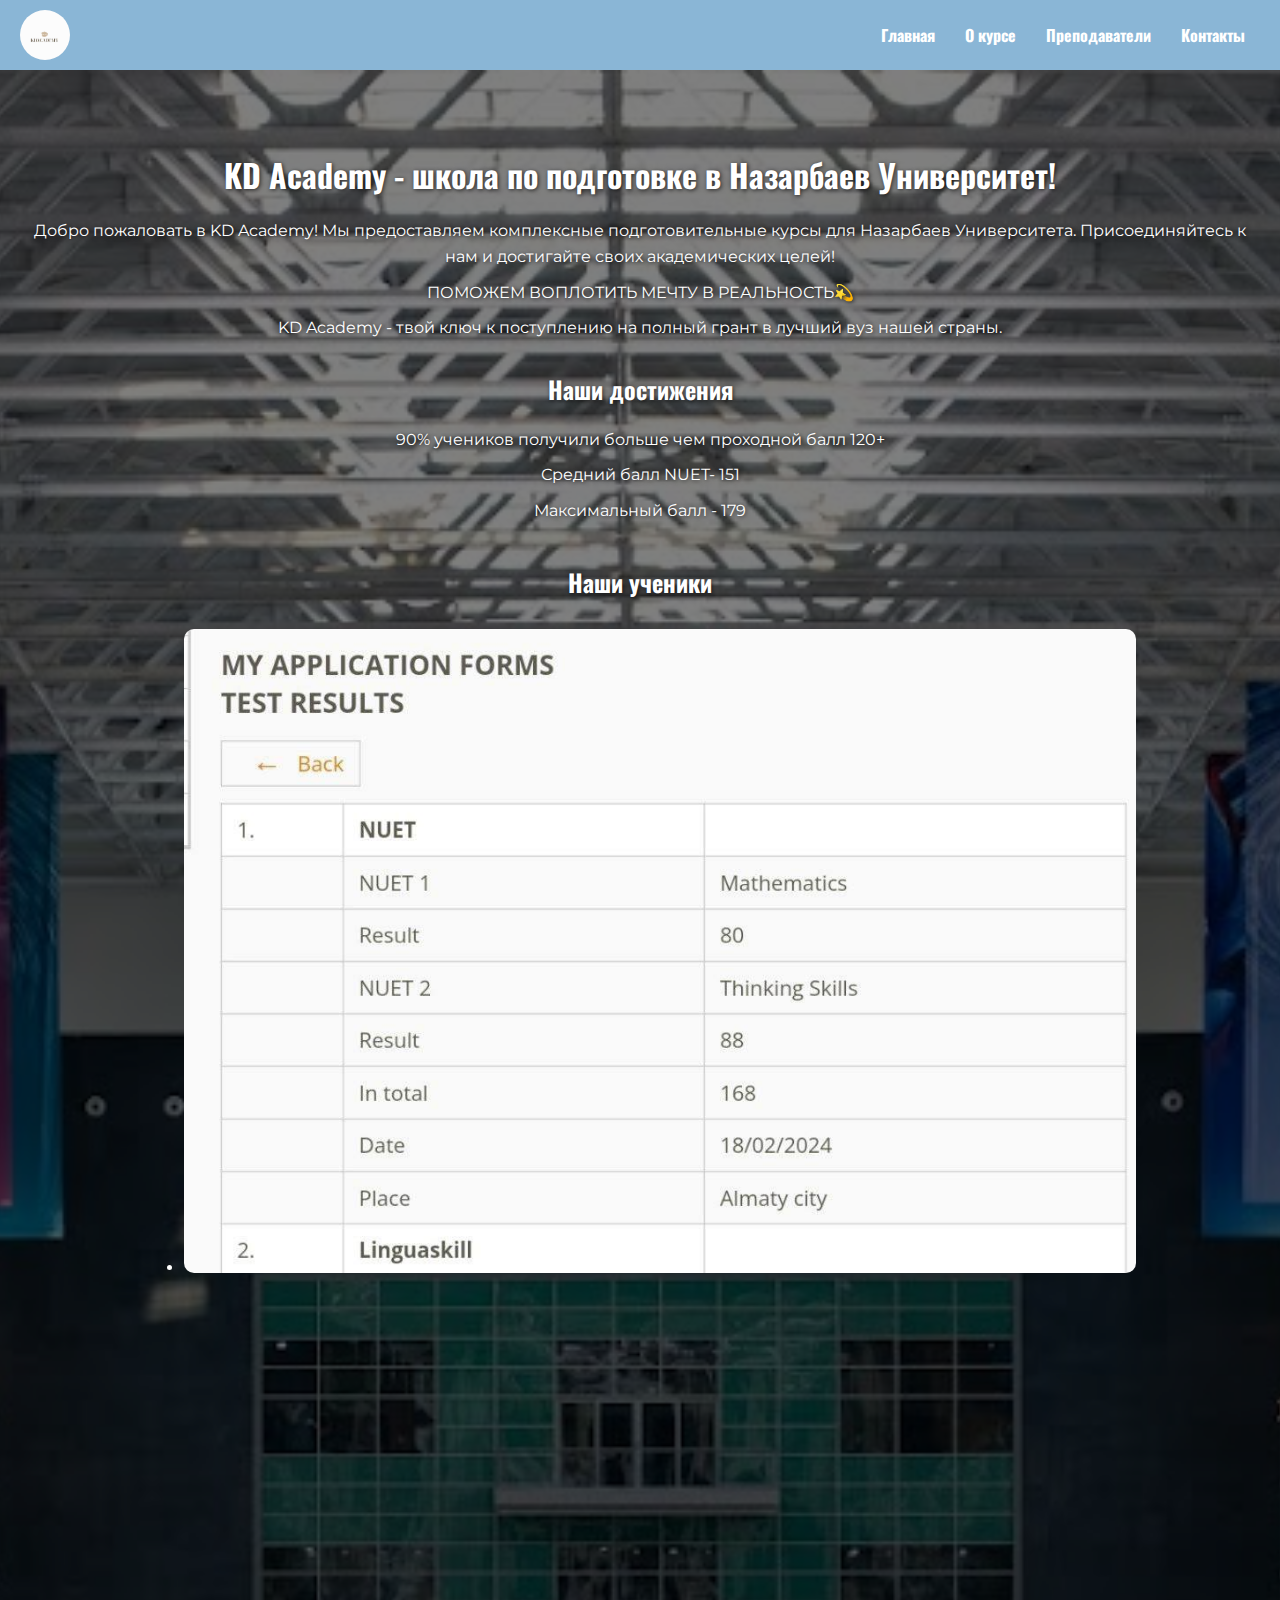
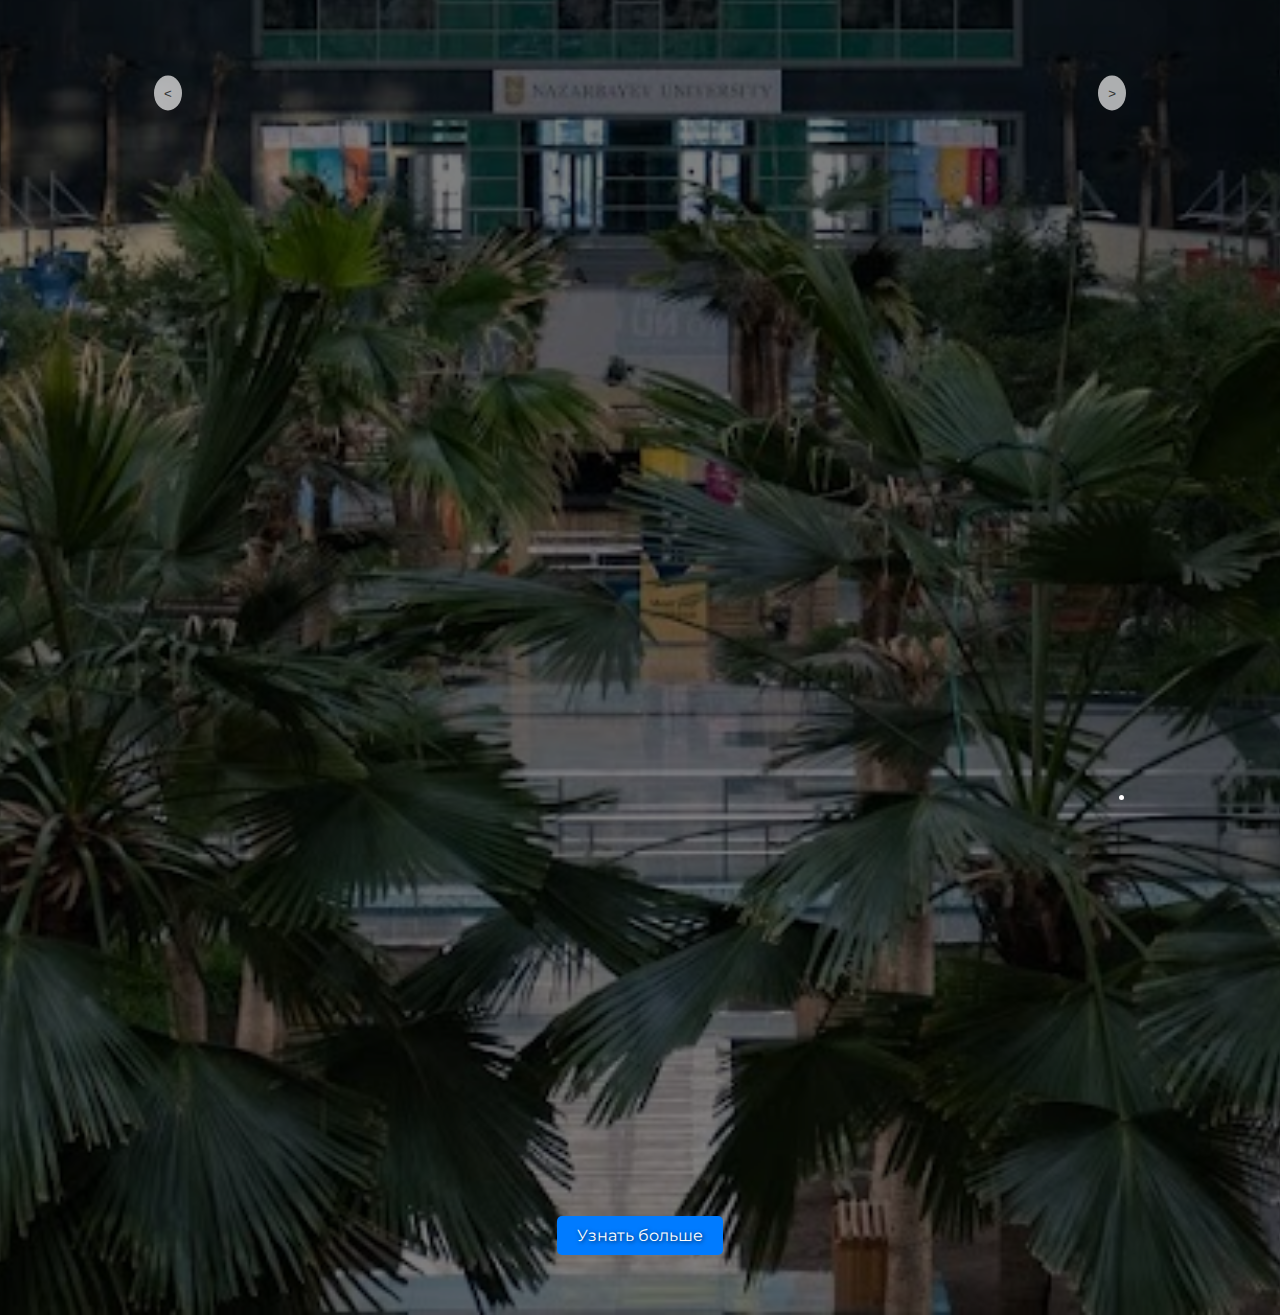
<file: index.html>
<!DOCTYPE html>
<html lang="ru">
<head>
  <meta charset="UTF-8">
  <meta name="viewport" content="width=device-width, initial-scale=1.0">
  <title>KD Academy</title>
  <link rel="stylesheet" href="styles.css">
  <link href="https://fonts.googleapis.com/css2?family=Montserrat:wght@400;700&family=Oswald:wght@400;700&display=swap" rel="stylesheet">
</head>
<body>
  <header>
    <img src="images/logo.jpg" alt="KD Academy Logo" class="logo">
    <nav>
      <ul>
        <li><a href="index.html">Главная</a></li>
        <li><a href="about.html">О курсе</a></li>
        <li><a href="teachers.html">Преподаватели</a></li>
        <li><a href="contact.html">Контакты</a></li>
      </ul>
    </nav>
  </header>
  <main>
    <div class="overlay"></div>
    <div class="content">
      <h1>KD Academy - школа по подготовке в Назарбаев Университет!</h1>
      <p>Добро пожаловать в KD Academy! Мы предоставляем комплексные подготовительные курсы для Назарбаев Университета. Присоединяйтесь к нам и достигайте своих академических целей!</p>
      <p>ПОМОЖЕМ ВОПЛОТИТЬ МЕЧТУ В РЕАЛЬНОСТЬ💫</p>
      <p>KD Academy - твой ключ к поступлению на полный грант в лучший вуз нашей страны.</p>
      
      <div class="results">
        <h2>Наши достижения</h2>
        <ul class="results-list">
          <li>90% учеников получили больше чем проходной балл 120+ </li>
          <li>Средний балл  NUET- 151 </li>
          <li>Максимальный балл - 179 </li>
        </ul>
      </div>

  
      <div class="students">
        <h2>Наши ученики</h2>
        <div class="carousel">
          <button class="carousel-button prev">&lt;</button>
          <div class="carousel-track-container">
            <ul class="carousel-track">
              <li class="carousel-slide current-slide"><img class="carousel-image" src="images/1.jpg" alt="Student 1"></li>
              <li class="carousel-slide"><img class="carousel-image" src="images/2.jpg" alt="Student 2"></li>
              <li class="carousel-slide"><img class="carousel-image" src="images/3.jpg" alt="Student 3"></li>
              <li class="carousel-slide"><img class="carousel-image" src="images/4.jpg" alt="Student 4"></li>
              <li class="carousel-slide"><img class="carousel-image" src="images/5.jpg" alt="Student 5"></li>
              <li class="carousel-slide"><img class="carousel-image" src="images/6.jpg" alt="Student 6"></li>
              <li class="carousel-slide"><img class="carousel-image" src="images/7.jpg" alt="Student 7"></li>
              <li class="carousel-slide"><img class="carousel-image" src="images/8.jpg" alt="Student 8"></li>
              <li class="carousel-slide"><img class="carousel-image" src="images/9.jpg" alt="Student 9"></li>
              <li class="carousel-slide"><img class="carousel-image" src="images/10.jpg" alt="Student 10"></li>
              <li class="carousel-slide"><img class="carousel-image" src="images/11.jpg" alt="Student 11"></li>
            </ul>
          </div>
          <button class="carousel-button next">&gt;</button>
        </div>
      </div>
      
      <div class="spacer"></div>
      <a href="about.html" class="btn btn-primary">Узнать больше</a>
    </div>
  </main>
  <script src="script.js"></script>
</body>
</html>
</file>
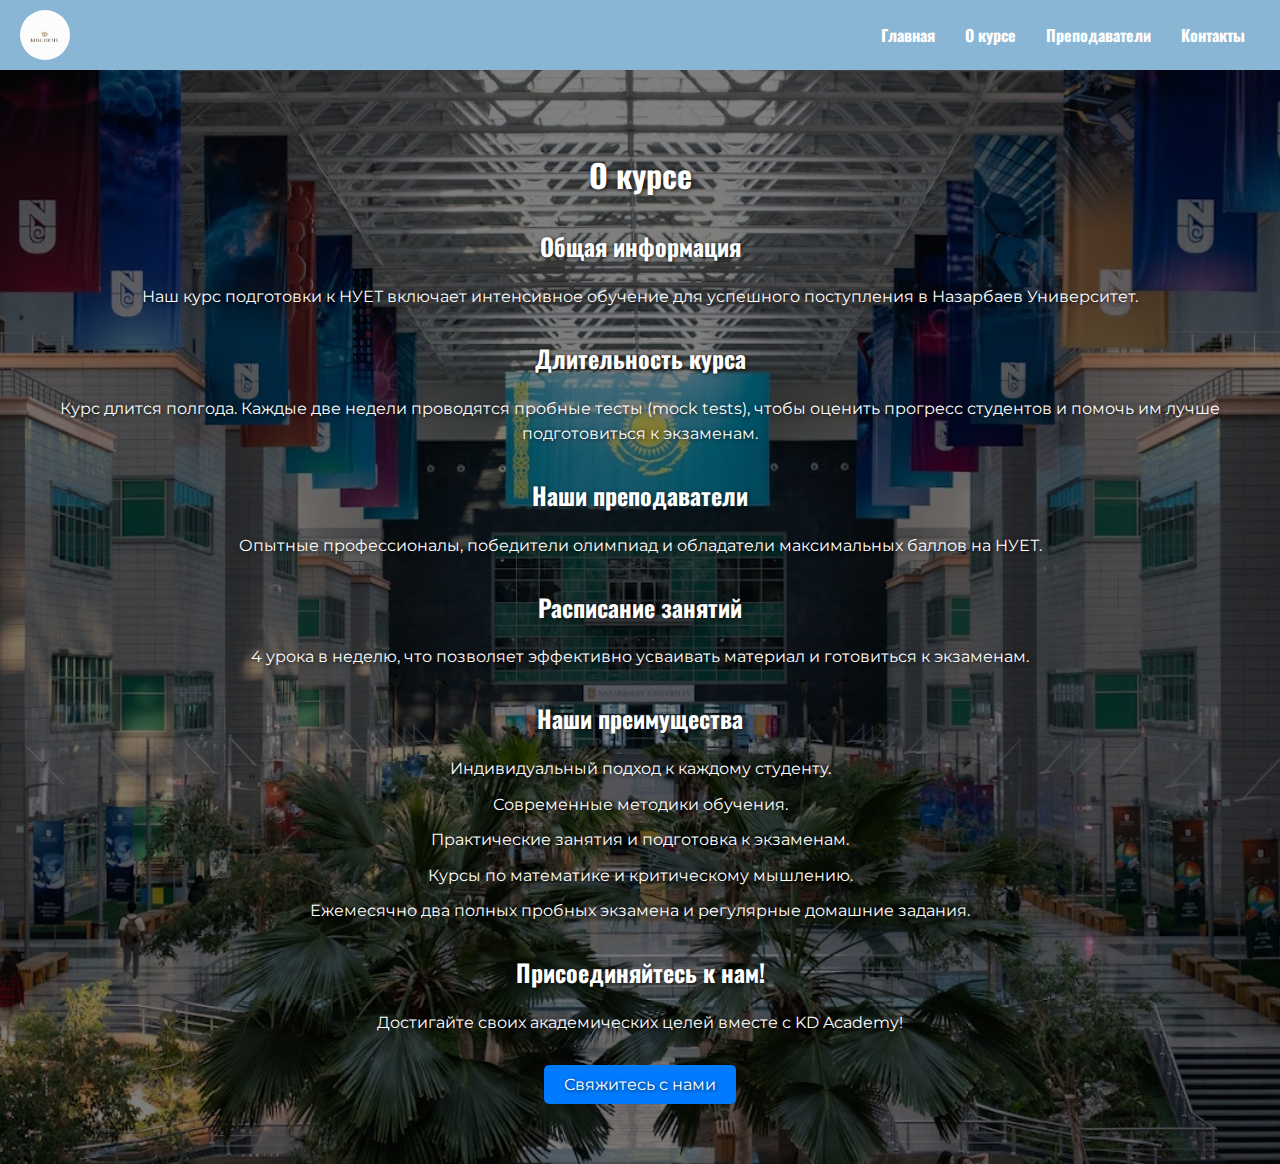
<file: about.html>
<!DOCTYPE html>
<html lang="ru">
<head>
  <meta charset="UTF-8">
  <meta name="viewport" content="width=device-width, initial-scale=1.0">
  <title>О курсе</title>
  <link rel="stylesheet" href="styles.css">
  <link href="https://fonts.googleapis.com/css2?family=Montserrat:wght@300;400;700&family=Oswald:wght@400;700&display=swap" rel="stylesheet">
</head>
<body>
  <header>
    <img src="images/logo.jpg" alt="KD Academy Logo" class="logo">
    <nav>
      <ul>
        <li><a href="index.html">Главная</a></li>
        <li><a href="about.html">О курсе</a></li>
        <li><a href="teachers.html">Преподаватели</a></li>
        <li><a href="contact.html">Контакты</a></li>
      </ul>
    </nav>
  </header>
  <main>
    <div class="overlay"></div>
    <div class="content">
      <h1>О курсе</h1>
      
      <section>
        <h2>Общая информация</h2>
        <p>Наш курс подготовки к НУЕТ включает интенсивное обучение для успешного поступления в Назарбаев Университет.</p>
      </section>
      
      <section>
        <h2>Длительность курса</h2>
        <p>Курс длится полгода. Каждые две недели проводятся пробные тесты (mock tests), чтобы оценить прогресс студентов и помочь им лучше подготовиться к экзаменам.</p>
      </section>
      
      <section>
        <h2>Наши преподаватели</h2>
        <p>Опытные профессионалы, победители олимпиад и обладатели максимальных баллов на НУЕТ.</p>
      </section>
      
      <section>
        <h2>Расписание занятий</h2>
        <p>4 урока в неделю, что позволяет эффективно усваивать материал и готовиться к экзаменам.</p>
      </section>
      
      <section>
        <h2>Наши преимущества</h2>
        <ul class="feature-list">
          <li>Индивидуальный подход к каждому студенту.</li>
          <li>Современные методики обучения.</li>
          <li>Практические занятия и подготовка к экзаменам.</li>
          <li>Курсы по математике и критическому мышлению.</li>
          <li>Ежемесячно два полных пробных экзамена и регулярные домашние задания.</li>
        </ul>
      </section>

      <section>
        <h2>Присоединяйтесь к нам!</h2>
        <p>Достигайте своих академических целей вместе с KD Academy!</p>
        <a href="contact.html" class="btn btn-primary">Свяжитесь с нами</a>
      </section>
    </div>
  </main>
  <script src="script.js"></script>
</body>
</html>
</file>
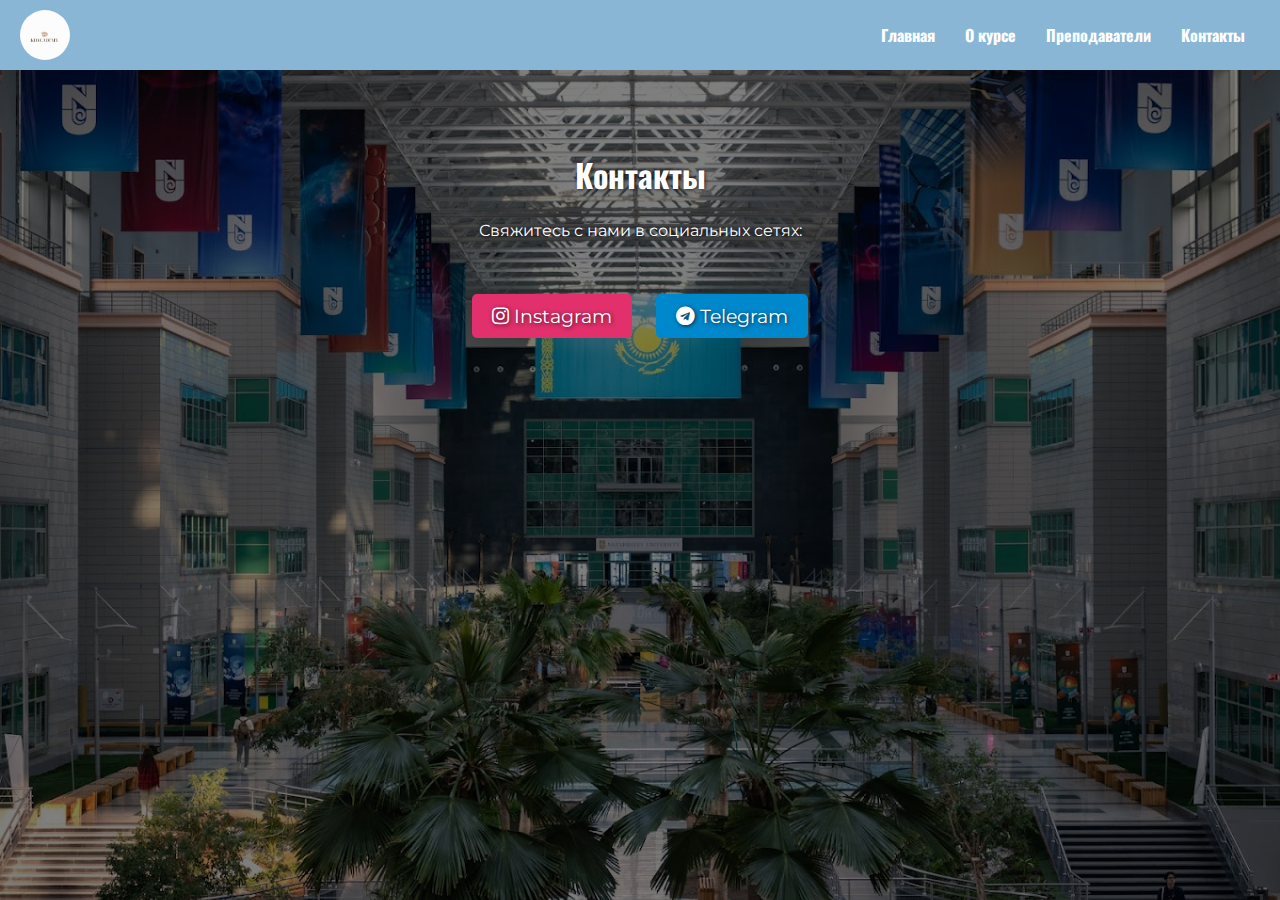
<file: contact.html>
<!DOCTYPE html>
<html lang="ru">
<head>
  <meta charset="UTF-8">
  <meta name="viewport" content="width=device-width, initial-scale=1.0">
  <title>Контакты</title>
  <link rel="stylesheet" href="styles.css">
  <link href="https://fonts.googleapis.com/css2?family=Montserrat:wght@400;700&family=Oswald:wght@400;700&display=swap" rel="stylesheet">
  <link rel="stylesheet" href="https://cdnjs.cloudflare.com/ajax/libs/font-awesome/5.15.3/css/all.min.css">
</head>
<body>
  <header>
    <img src="images/logo.jpg" alt="KD Academy Logo" class="logo">
    <nav>
      <ul>
        <li><a href="index.html">Главная</a></li>
        <li><a href="about.html">О курсе</a></li>
        <li><a href="teachers.html">Преподаватели</a></li>
        <li><a href="contact.html">Контакты</a></li>
      </ul>
    </nav>
  </header>
  <main>
    <div class="overlay"></div>
    <div class="content">
      <h1>Контакты</h1>
      <p>Свяжитесь с нами в социальных сетях:</p>
      <div class="social-media">
        <a href="https://www.instagram.com/kdacademy.kz/" target="_blank" class="btn btn-instagram">
          <i class="fab fa-instagram"></i> Instagram
        </a>
        <a href="https://t.me/zhomartiqueee" target="_blank" class="btn btn-telegram">
          <i class="fab fa-telegram"></i> Telegram
        </a>
      </div>
    </div>
  </main>
</body>
</html>
</file>
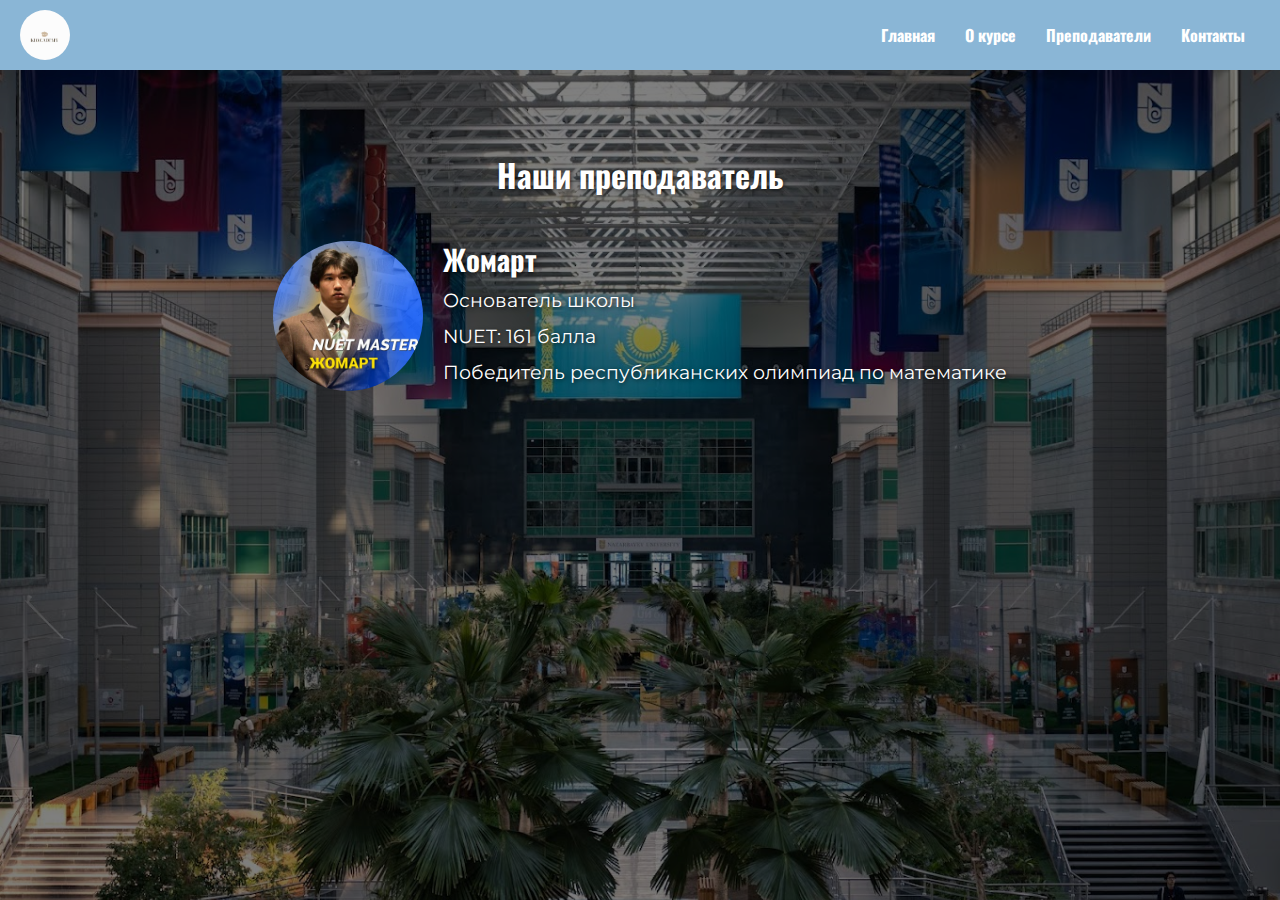
<file: teachers.html>
<!DOCTYPE html>
<html lang="ru">
<head>
  <meta charset="UTF-8">
  <meta name="viewport" content="width=device-width, initial-scale=1.0">
  <title>Преподаватели</title>
  <link rel="stylesheet" href="styles.css">
  <link href="https://fonts.googleapis.com/css2?family=Montserrat:wght@400;700&family=Oswald:wght@400;700&display=swap" rel="stylesheet">
</head>
<body>
  <header>
    <img src="images/logo.jpg" alt="KD Academy Logo" class="logo">
    <nav>
      <ul>
        <li><a href="index.html">Главная</a></li>
        <li><a href="about.html">О курсе</a></li>
        <li><a href="teachers.html">Преподаватели</a></li>
        <li><a href="contact.html">Контакты</a></li>
      </ul>
    </nav>
  </header>
  <main>
    <div class="overlay"></div>
    <div class="content">
      <h1>Наши преподаватель</h1>
      <div class="teacher-card">
        <img src="images/zhomart.jpg" alt="Жомарт" class="teacher-photo">
        <div class="teacher-details">
          <h2>Жомарт</h2>
          <p>Основатель школы</p>
          <p>NUET: 161 балла</p>
          <p>Победитель республиканских олимпиад по математике</p>
        </div>
      </div>
    </div>
  </main>
  <script src="script.js"></script>
</body>
</html>
</file>
<file: styles.css>
/* Удаление отступов у body и html */
html, body {
    margin: 0;
    padding: 0;
    height: 100%;
}

/* Установка Flexbox для body */
body {
    display: flex;
    flex-direction: column;
    min-height: 100%;
    font-family: 'Montserrat', sans-serif;
    background-color: #c0d8eb; /* Темнее голубой фон */
    color: #fff; /* Сделать текст белым */
}

header {
    display: flex;
    align-items: center;
    justify-content: space-between;
    background-color: #8ab6d6;
    color: white;
    padding: 10px 20px;
    flex-shrink: 0;
}

.logo {
    width: 50px;
    height: 50px;
    border-radius: 50%;
    object-fit: cover;
}

nav ul {
    list-style-type: none;
    margin: 0;
    padding: 0;
    display: flex;
    justify-content: center;
}

nav ul li {
    margin: 0 15px;
}

nav ul li a {
    color: white;
    text-decoration: none;
    font-family: 'Oswald', sans-serif;
    font-weight: bold;
    transition: color 0.3s;
}

nav ul li a:hover {
    color: #f6caca;
}

main {
    position: relative;
    padding: 60px 20px;
    text-align: center;
    background: url('images/one.jpg') no-repeat center center;
    background-size: cover;
    color: white;
    text-shadow: 1px 1px 4px rgba(0, 0, 0, 0.7);
    flex: 1;
}

.overlay {
    position: absolute;
    top: 0;
    left: 0;
    width: 100%;
    height: 100%;
    background-color: rgba(0, 0, 0, 0.5); /* Полупрозрачный черный фон */
    z-index: 1;
}

.content {
    position: relative;
    z-index: 2;
}

main h1 {
    font-size: 2em;
    margin-bottom: 20px;
    font-family: 'Oswald', sans-serif;
}

main h2 {
    font-size: 1.5em;
    margin-top: 30px;
    font-family: 'Oswald', sans-serif;
}

main p, main ul {
    font-size: 1em;
    margin: 10px 0;
    line-height: 1.6;
    font-family: 'Montserrat', sans-serif;
}

.feature-list {
    list-style-type: none;
    padding: 0;
}

.feature-list li {
    margin-bottom: 10px;
    font-size: 1em;
    padding-left: 0; /* Убираем отступ */
    position: relative;
    font-family: 'Montserrat', sans-serif;
}

.btn-primary {
    display: inline-block;
    padding: 10px 20px;
    font-size: 1em;
    color: white;
    background-color: #007BFF;
    border-radius: 5px;
    text-decoration: none;
    transition: background-color 0.3s, transform 0.3s;
    margin-top: 20px;
    font-family: 'Montserrat', sans-serif;
}

.btn-primary:hover {
    background-color: #0056b3;
    transform: scale(1.05);
}

.results {
    margin-top: 20px;
}

.results-list {
    list-style-type: none;
    padding: 0;
}

.results-list li {
    margin-bottom: 10px;
}

.students {
    margin-top: 40px;
}

.carousel {
    position: relative;
    width: 80%;
    margin: 0 auto;
    overflow: hidden;
}

.carousel-track-container {
    display: flex;
    justify-content: center;
    align-items: center;
    overflow: hidden;
    width: 100%;
}

.carousel-track {
    display: flex;
    transition: transform 0.3s ease-in-out;
}

.carousel-slide {
    min-width: 100%;
    transition: transform 0.3s ease-in-out;
}

.carousel-image {
    width: 100%;
    height: auto;
    border-radius: 10px;
    transition: transform 0.3s;
}

.carousel-image:hover {
    transform: scale(1.05);
}

.carousel-button {
    position: absolute;
    top: 50%;
    transform: translateY(-50%);
    background-color: #ffffffaa;
    border: none;
    color: #333;
    padding: 10px;
    cursor: pointer;
    z-index: 2;
    border-radius: 50%;
    transition: background-color 0.3s, transform 0.3s;
}

.carousel-button.prev {
    left: 10px;
}

.carousel-button.next {
    right: 10px;
}

.carousel-button:hover {
    background-color: #ffffffdd;
    transform: scale(1.1);
}

.spacer {
    height: 30px;
}

/* Стили для карточки преподавателя */
.teacher-card {
    padding: 20px;
    border-radius: 10px;
    display: flex;
    align-items: center;
    justify-content: center;
    margin-top: 20px;
}

.teacher-photo {
    width: 150px;
    height: 150px;
    border-radius: 50%;
    object-fit: cover;
    margin-right: 20px;
}

.teacher-details {
    text-align: left;
}

.teacher-details h2 {
    font-size: 1.8em;
    margin: 0;
    color: white; /* Сделать текст белым */
    font-family: 'Oswald', sans-serif;
}

.teacher-details p {
    font-size: 1.2em;
    margin: 5px 0;
    color: white; /* Сделать текст белым */
    font-family: 'Montserrat', sans-serif;
}

/* Стили для социальных сетей */
.social-media {
    margin-top: 40px;
}

.social-media a {
    display: inline-block;
    margin: 10px;
    padding: 10px 20px;
    font-size: 1.2em;
    color: white;
    background-color: #007BFF;
    border-radius: 5px;
    text-decoration: none;
    transition: background-color 0.3s, transform 0.3s;
}

.social-media a:hover {
    background-color: #0056b3;
    transform: scale(1.05);
}

.social-media .btn-instagram {
    background-color: #E1306C;
}

.social-media .btn-telegram {
    background-color: #0088cc;
}

@media (max-width: 600px) {
    header, footer {
        padding: 10px 0;
    }

    nav ul li {
        margin: 0 10px;
    }

    main {
        padding: 40px 20px;
    }

    main h1 {
        font-size: 1.8em;
    }

    main h2 {
        font-size: 1.3em;
    }

    .teacher-card {
        flex-direction: column;
        align-items: center;
    }

    .teacher-photo {
        margin: 0 0 20px 0;
    }

    .teacher-details h2 {
        font-size: 1.5em;
        color:whitesmoke;
    }

    .teacher-details p {
        font-size: 1em;
        color:whitesmoke;
    }

    .btn-primary {
        font-size: 0.9em;
        padding: 8px 16px;
    }
}
</file>
